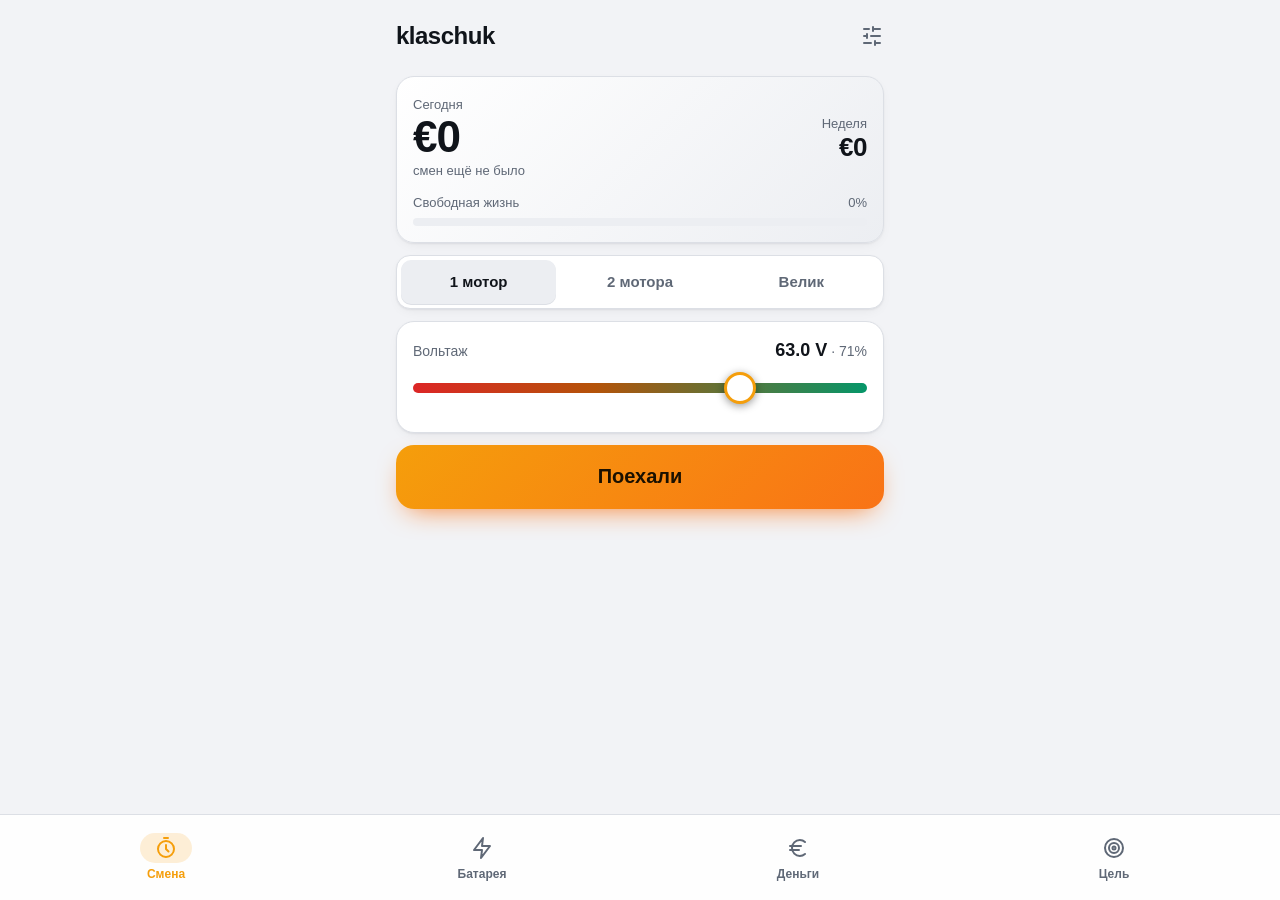
<file: index.html>
<!doctype html>
<html lang="ru">
<head>
<meta charset="utf-8">
<meta name="viewport" content="width=device-width, initial-scale=1, viewport-fit=cover">
<title>klaschuk</title>
<meta name="description" content="Смены, батарея, деньги и цель — для курьера.">
<meta name="theme-color" content="#0b0d12">
<meta name="apple-mobile-web-app-capable" content="yes">
<meta name="mobile-web-app-capable" content="yes">
<meta name="apple-mobile-web-app-status-bar-style" content="black-translucent">
<meta name="apple-mobile-web-app-title" content="klaschuk">
<meta name="robots" content="noindex">
<link rel="manifest" href="manifest.json">
<link rel="icon" href="icons/icon-192.png">
<link rel="apple-touch-icon" href="icons/apple-touch-icon.png">
<link rel="stylesheet" href="style.css?v=8">
</head>
<body>
<svg width="0" height="0" style="position:absolute" aria-hidden="true">
  <defs>
    <linearGradient id="g-accent" x1="0" y1="0" x2="1" y2="1"><stop offset="0" stop-color="#ffb020"/><stop offset="1" stop-color="#ff7a1a"/></linearGradient>
    <symbol id="i-timer" viewBox="0 0 24 24"><circle cx="12" cy="13" r="8"/><path d="M12 9v4l2.5 2.5M10 2h4"/></symbol>
    <symbol id="i-zap" viewBox="0 0 24 24"><path d="M13 2 4 14h8l-1 8 9-12h-8l1-8z"/></symbol>
    <symbol id="i-euro" viewBox="0 0 24 24"><path d="M4 10h11M4 14h9M19 6a7.7 7.7 0 0 0-5.2-2A7.9 7.9 0 0 0 6 12c0 4.4 3.5 8 7.8 8 2 0 3.8-.8 5.2-2"/></symbol>
    <symbol id="i-target" viewBox="0 0 24 24"><circle cx="12" cy="12" r="9"/><circle cx="12" cy="12" r="5"/><circle cx="12" cy="12" r="1.5"/></symbol>
    <symbol id="i-sliders" viewBox="0 0 24 24"><path d="M20 5h-7M9 5H4M20 12h-9M7 12H4M20 19h-5M11 19H4M13 3v4M7 10v4M15 17v4"/></symbol>
    <symbol id="i-home" viewBox="0 0 24 24"><path d="M3 10.5 12 3l9 7.5M5 9v12h14V9M10 21v-6h4v6"/></symbol>
    <symbol id="i-snow" viewBox="0 0 24 24"><path d="M12 2v20M2 12h20M5 5l14 14M19 5 5 19"/></symbol>
    <symbol id="i-x" viewBox="0 0 24 24"><path d="M18 6 6 18M6 6l12 12"/></symbol>
    <symbol id="i-pause" viewBox="0 0 24 24"><path d="M9 5v14M15 5v14"/></symbol>
    <symbol id="i-play" viewBox="0 0 24 24"><path d="M7 4v16l12-8z"/></symbol>
    <symbol id="i-plus" viewBox="0 0 24 24"><path d="M12 5v14M5 12h14"/></symbol>
    <symbol id="i-minus" viewBox="0 0 24 24"><path d="M5 12h14"/></symbol>
    <symbol id="i-flag" viewBox="0 0 24 24"><path d="M5 22V4M5 4h12l-2 4 2 4H5"/></symbol>
  </defs>
</svg>
<header class="top">
  <h1>klaschuk <i id="live" class="pulse" hidden aria-label="Смена идёт"></i></h1>
  <button class="icon" data-tab="settings" aria-label="Настройки"><svg class="ic" aria-hidden="true"><use href="#i-sliders"/></svg></button>
</header>
<main id="view"></main>
<nav class="tabs" id="tabs" aria-label="Разделы">
  <button data-tab="shift"><svg class="ic" aria-hidden="true"><use href="#i-timer"/></svg>Смена</button>
  <button data-tab="battery"><svg class="ic" aria-hidden="true"><use href="#i-zap"/></svg>Батарея</button>
  <button data-tab="money"><svg class="ic" aria-hidden="true"><use href="#i-euro"/></svg>Деньги</button>
  <button data-tab="goal"><svg class="ic" aria-hidden="true"><use href="#i-target"/></svg>Цель</button>
</nav>
<div id="toast" class="toast" role="status" aria-live="polite" hidden><span></span><button hidden></button></div>
<input type="file" id="importFile" accept="application/json,.json" hidden>
<script src="app.js?v=11"></script>
</body>
</html>
</file>
<file: style.css>
:root {
  --bg: #0b0d12;
  --card: #151922;
  --card-2: #1e2430;
  --line: #262d3a;
  --text: #f1f4f8;
  --muted: #8691a2;
  --accent: #ffb020;
  --accent-2: #ff7a1a;
  --accent-ink: #1a1000;
  --ok: #34d399;
  --soon: #fbbf24;
  --bad: #f87171;
  --r-sm: 10px; --r-md: 14px; --r-lg: 18px; --r-xl: 22px; --r-pill: 99px;
  --shadow-card: none;
  --shadow-cta: 0 10px 28px -12px var(--accent-2);
  color-scheme: dark;
}
@media (prefers-color-scheme: light) {
  :root {
    --bg: #f2f3f6; --card: #ffffff; --card-2: #eceef2; --line: #dcdfe5;
    --text: #10141a; --muted: #5f6876; --accent: #f59e0b; --accent-2: #f97316; --accent-ink: #1a1000;
    --ok: #059669; --soon: #b45309; --bad: #dc2626;
    --shadow-card: 0 1px 2px rgba(16, 20, 26, .06), 0 4px 14px -6px rgba(16, 20, 26, .10);
    color-scheme: light;
  }
}

* { box-sizing: border-box; -webkit-tap-highlight-color: transparent; }
[hidden] { display: none !important; }
html, body { margin: 0; background: var(--bg); color: var(--text); }
body {
  font: 16px/1.35 -apple-system, BlinkMacSystemFont, "SF Pro Text", "Segoe UI", Roboto, sans-serif;
  padding: env(safe-area-inset-top) 0 calc(112px + env(safe-area-inset-bottom));
  -webkit-text-size-adjust: 100%;
  font-variant-numeric: tabular-nums;
}
main, .top { max-width: 520px; margin: 0 auto; padding-left: 16px; padding-right: 16px; }

.top { display: flex; align-items: center; justify-content: space-between; padding-top: 12px; padding-bottom: 4px; }
.top h1 { font-size: 24px; font-weight: 800; letter-spacing: -0.5px; margin: 0; display: flex; align-items: center; gap: 10px; }
.icon { background: none; border: 0; color: var(--muted); width: 48px; height: 48px; min-height: 48px; padding: 0; margin-right: -12px; }
.icon.on { color: var(--accent); }
.pulse { width: 10px; height: 10px; border-radius: 50%; background: var(--ok); box-shadow: 0 0 0 0 var(--ok); animation: pulse 1.8s infinite; }
@keyframes pulse { 0% { box-shadow: 0 0 0 0 rgba(52, 211, 153, .6); } 100% { box-shadow: 0 0 0 12px rgba(52, 211, 153, 0); } }

.card { background: var(--card); border: 1px solid var(--line); border-radius: var(--r-lg); padding: 16px; margin: 12px 0; box-shadow: var(--shadow-card); }
.card h2 { font-size: 13px; font-weight: 700; text-transform: uppercase; letter-spacing: .6px; color: var(--muted); margin: 0 0 10px; display: flex; justify-content: space-between; }
.hero { background: linear-gradient(135deg, var(--card) 0%, var(--card-2) 100%); }
.dim { color: var(--muted); }
small { color: var(--muted); font-size: 13px; }
.xl { font-size: 44px; font-weight: 800; letter-spacing: -1px; line-height: 1; display: block; }
.lg { font-size: 26px; font-weight: 800; letter-spacing: -0.5px; line-height: 1.1; display: block; }
.ok { color: var(--ok); } .soon { color: var(--soon); } .bad { color: var(--bad); }

button, .btn {
  font: inherit; font-weight: 700; color: var(--text); background: var(--card-2);
  border: 1px solid var(--line); border-radius: var(--r-md); padding: 12px 14px; min-height: 48px;
  display: inline-flex; align-items: center; justify-content: center; gap: 6px; text-decoration: none; cursor: pointer;
  transition: transform .08s ease-out, opacity .08s ease-out, background-color .15s ease-out;
}
button:active, .btn:active { transform: scale(.97); opacity: .85; }
.go, .tap {
  display: flex; width: 100%; border: 0; color: var(--accent-ink);
  background: linear-gradient(135deg, var(--accent) 0%, var(--accent-2) 100%);
  box-shadow: var(--shadow-cta);
}
.go { min-height: 64px; font-size: 20px; margin: 12px 0; border-radius: var(--r-lg); }
.tap { min-height: 112px; font-size: 28px; border-radius: var(--r-xl); margin: 12px 0 4px; }
.end { color: var(--bad); border-color: color-mix(in srgb, var(--bad) 45%, transparent); background: transparent; }
.ghost { background: transparent; }
.x { background: none; border: 0; color: var(--muted); width: 44px; height: 44px; min-height: 44px; padding: 0; margin-right: -10px; }
.link { background: none; border: 0; color: var(--muted); min-height: 44px; padding: 6px 12px; font-weight: 600; font-size: 15px; }

.seg { display: flex; gap: 6px; margin: 10px 0; background: var(--card); border: 1px solid var(--line); border-radius: var(--r-md); padding: 4px; box-shadow: var(--shadow-card); }
.seg button { flex: 1; min-height: 42px; border: 0; background: transparent; color: var(--muted); border-radius: var(--r-sm); font-size: 15px; }
.seg button.on { background: var(--card-2); color: var(--text); box-shadow: 0 1px 0 var(--line); }
.chips { display: flex; flex-wrap: wrap; gap: 8px; margin: 10px 0; }
.chips button { min-height: 44px; padding: 8px 16px; border-radius: var(--r-pill); font-size: 15px; }
.chips button.on { background: var(--accent); color: var(--accent-ink); border-color: var(--accent); }

.row { display: flex; justify-content: space-between; align-items: center; gap: 12px; }
.grid2 { display: grid; grid-template-columns: 1fr 1fr; gap: 10px; }
.grid3 { display: grid; grid-template-columns: repeat(3, 1fr); gap: 8px; }
.kpi { background: var(--card-2); border-radius: var(--r-md); padding: 10px 12px; }
.kpi b { display: block; font-size: 20px; font-weight: 800; }
.kpi small { font-size: 12px; }
.r { text-align: right; }

label { display: block; font-size: 13px; color: var(--muted); margin: 10px 0 0; }
input:not([type=range]):not([type=checkbox]):not([type=file]), select {
  display: block; width: 100%; margin-top: 6px; padding: 14px; font: inherit; font-size: 18px; font-weight: 600;
  color: var(--text); background: var(--card-2); border: 1px solid var(--line); border-radius: var(--r-md);
  -webkit-appearance: none; appearance: none;
}
input:focus { outline: 2px solid var(--accent); outline-offset: 1px; }
.money-in { font-size: 34px !important; font-weight: 800 !important; text-align: center; padding: 16px !important; }
.inline { display: flex; gap: 8px; margin-top: 8px; }
.inline input { margin: 0 !important; flex: 1; min-width: 0; }

input[type=range] { -webkit-appearance: none; appearance: none; width: 100%; height: 44px; background: transparent; margin: 4px 0 0; }
input[type=range]::-webkit-slider-runnable-track { height: 10px; border-radius: 99px; background: linear-gradient(90deg, var(--bad), var(--soon) 40%, var(--ok)); }
input[type=range]::-moz-range-track { height: 10px; border-radius: 99px; background: linear-gradient(90deg, var(--bad), var(--soon) 40%, var(--ok)); }
input[type=range]::-webkit-slider-thumb { -webkit-appearance: none; width: 32px; height: 32px; margin-top: -11px; border-radius: 50%; background: #fff; border: 3px solid var(--accent); box-shadow: 0 2px 8px rgba(0,0,0,.4); }
input[type=range]::-moz-range-thumb { width: 26px; height: 26px; border-radius: 50%; background: #fff; border: 3px solid var(--accent); }
.vlabel { margin-top: 14px; display: flex; justify-content: space-between; align-items: baseline; font-size: 14px; color: var(--muted); }
.vlabel b { font-size: 18px; color: var(--text); }

.timer { font-size: 56px; font-weight: 800; letter-spacing: -2px; line-height: 1; margin: 6px 0 12px; }

.ringwrap { position: relative; width: 200px; height: 200px; margin: 4px auto 8px; }
.ring { width: 100%; height: 100%; }
.ring .track { fill: none; stroke: var(--card-2); stroke-width: 12; }
.ring .val { fill: none; stroke-width: 12; stroke-linecap: round; transition: stroke-dashoffset .3s; }
.ring.ok .val { stroke: var(--ok); } .ring.soon .val { stroke: var(--soon); } .ring.bad .val { stroke: var(--bad); }
.ring.accent .val { stroke: url(#g-accent); }
.ringtxt { position: absolute; inset: 0; display: flex; flex-direction: column; align-items: center; justify-content: center; text-align: center; }
.ringtxt b { font-size: 46px; font-weight: 800; letter-spacing: -1.5px; line-height: 1; }

.bars { display: grid; gap: 10px; }
.barrow { display: grid; grid-template-columns: 64px 1fr 60px; align-items: center; gap: 10px; font-size: 14px; }
.btrack { height: 12px; background: var(--card-2); border-radius: 99px; overflow: hidden; }
.btrack > i { display: block; height: 100%; border-radius: 99px; background: linear-gradient(90deg, var(--accent), var(--accent-2)); }
.progress { height: 8px; background: var(--card-2); border-radius: 99px; overflow: hidden; margin-top: 12px; }
.progress > i { display: block; height: 100%; background: linear-gradient(90deg, var(--accent), var(--accent-2)); }

.list { list-style: none; margin: 0; padding: 0; }
.list li { display: flex; justify-content: space-between; align-items: center; gap: 8px; padding: 11px 0; border-bottom: 1px solid var(--line); }
.list li:last-child { border-bottom: 0; }
.list .meta { font-size: 13px; color: var(--muted); }

details { margin-top: 12px; }
summary { color: var(--muted); font-size: 14px; cursor: pointer; padding: 6px 0; }

.tabs {
  position: fixed; left: 0; right: 0; bottom: 0; z-index: 10;
  display: grid; grid-template-columns: repeat(4, 1fr);
  background: color-mix(in srgb, var(--card) 88%, transparent); backdrop-filter: blur(14px); -webkit-backdrop-filter: blur(14px);
  border-top: 1px solid var(--line); padding: 6px 8px calc(6px + env(safe-area-inset-bottom));
}
.tabs button { flex-direction: column; gap: 3px; background: none; border: 0; font-size: 12px; font-weight: 600; color: var(--muted); min-height: 54px; }

.tabs button.on { color: var(--accent); }
.tabs button .ic { padding: 3px 14px; width: 52px; height: 30px; border-radius: var(--r-pill); transition: background-color .2s ease-out; }
.tabs button.on .ic { background: color-mix(in srgb, var(--accent) 16%, transparent); }

.toast {
  position: fixed; left: 50%; top: calc(10px + env(safe-area-inset-top)); transform: translateX(-50%); box-shadow: 0 8px 24px -8px rgba(0,0,0,.45);
  display: flex; align-items: center; gap: 12px; background: var(--text); color: var(--bg);
  padding: 10px 12px 10px 16px; border-radius: var(--r-md); font-weight: 700; z-index: 20; max-width: calc(100% - 32px);
}
.toast[hidden] { display: none; }
.toast button { min-height: 44px; padding: 6px 14px; background: var(--bg); color: var(--accent); border: 0; border-radius: 9px; }

.paused .timer { color: var(--muted); }
.pausebtn { width: 100%; margin-top: 10px; }
.paused .pausebtn { background: var(--ok); color: #04130c; border-color: var(--ok); }

.ic { width: 20px; height: 20px; flex: none; fill: none; stroke: currentColor; stroke-width: 2; stroke-linecap: round; stroke-linejoin: round; }
.tap .ic { width: 30px; height: 30px; stroke-width: 2.6; }
.icon .ic { width: 24px; height: 24px; }
button:focus-visible, .btn:focus-visible, input[type=range]:focus-visible { outline: 3px solid var(--accent); outline-offset: 2px; }
@media (prefers-reduced-motion: reduce) {
  *, *::before, *::after { animation: none !important; transition: none !important; }
}
.card > .vlabel:first-child, .card > .chips:first-child { margin-top: 0; }
.rowbtn { flex: 1; min-width: 0; justify-content: flex-start; text-align: left; flex-wrap: wrap; gap: 4px 8px; background: none; border: 0; padding: 4px 0; min-height: 44px; font-weight: 400; color: var(--text); }
.rowbtn b { font-weight: 700; }
</file>
